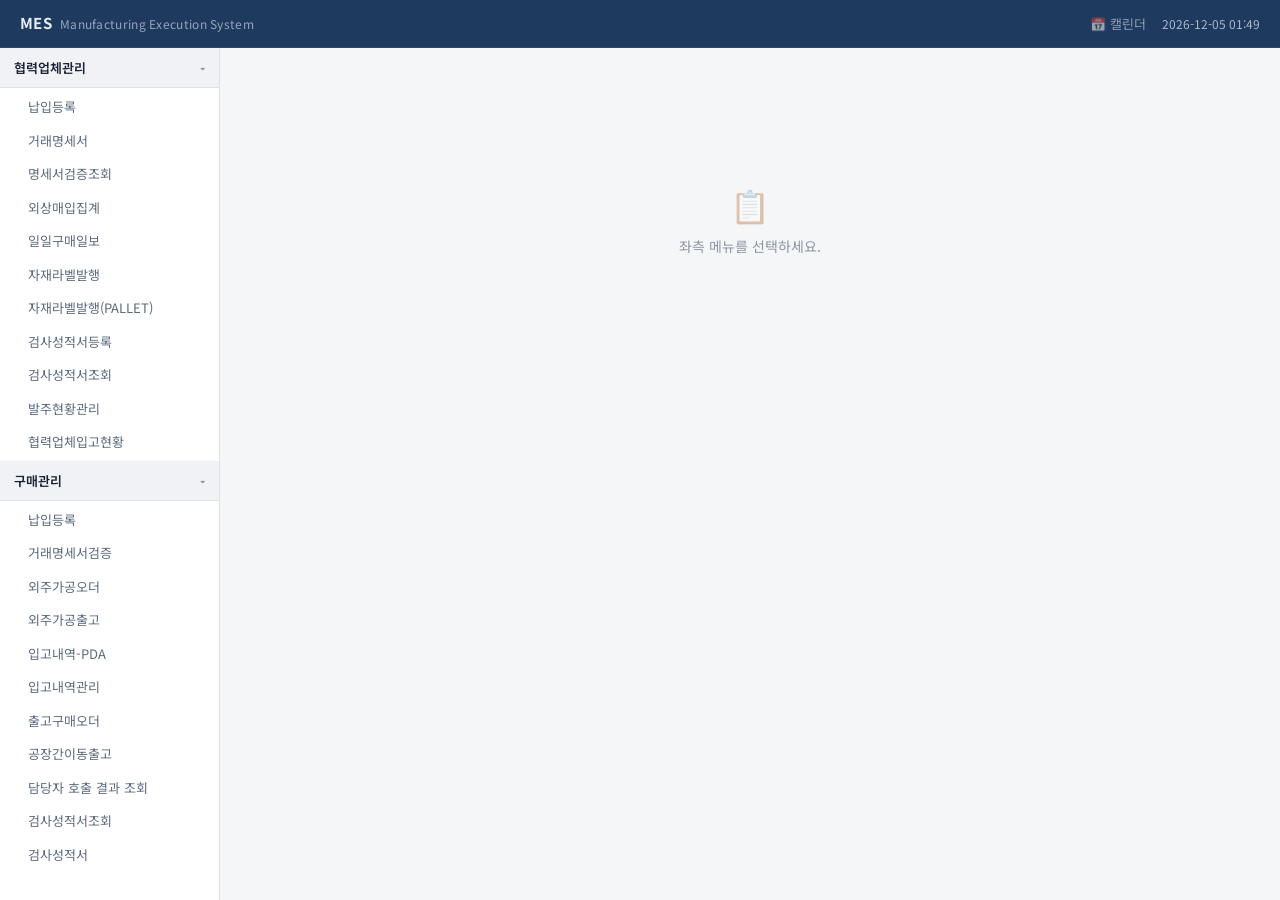
<file: index.html>
<!doctype html>
<html lang="ko">
<head>
  <meta charset="UTF-8" />
  <meta name="viewport" content="width=device-width, initial-scale=1.0" />
  <title>MES 시스템</title>
  <link rel="icon" href="data:image/svg+xml,<svg xmlns=%22http://www.w3.org/2000/svg%22 viewBox=%220 0 100 100%22><text y=%22.9em%22 font-size=%2290%22>🏭</text></svg>" />
  <link rel="manifest" href="manifest.json" />
  <meta name="theme-color" content="#1e3a5f" />
  <meta name="apple-mobile-web-app-capable" content="yes" />
  <meta name="apple-mobile-web-app-status-bar-style" content="black-translucent" />
  <meta name="apple-mobile-web-app-title" content="MES" />
  <link rel="preconnect" href="https://fonts.googleapis.com" />
  <link rel="preconnect" href="https://fonts.gstatic.com" crossorigin />
  <link href="https://fonts.googleapis.com/css2?family=Noto+Sans+KR:wght@400;500;600;700&display=swap" rel="stylesheet" />
  <style>
    :root {
      --c-bg: #f5f6f8;
      --c-surface: #ffffff;
      --c-surface-alt: #eef1f5;
      --c-border: #dde1e7;
      --c-text: #1a2233;
      --c-text-secondary: #5c6a7e;
      --c-text-muted: #8d96a4;
      --c-primary: #2c5282;
      --c-primary-light: #3b6baa;
      --c-primary-dark: #1e3a5f;
      --c-primary-bg: #e8eef6;
      --c-accent: #c0392b;
      --c-success: #27763d;
      --c-success-bg: #e6f4ea;
      --c-sidebar-bg: #ffffff;
      --c-sidebar-group: #f0f2f5;
      --c-topbar: #1e3a5f;
      --c-topbar-text: #e8eef6;
      --c-hover: #f0f4f9;
      --c-active: #dbe5f1;
      --font: 'Noto Sans KR', -apple-system, 'Malgun Gothic', sans-serif;
      --radius: 5px;
      --shadow-sm: 0 1px 3px rgba(30,58,95,0.06);
    }
    @media (prefers-color-scheme: dark) {
      :root:not([data-theme="light"]) {
        --c-bg: #111820; --c-surface: #1a2332; --c-surface-alt: #212d3e;
        --c-border: #2d3a4d; --c-text: #d8dde5; --c-text-secondary: #9aa5b4;
        --c-text-muted: #6b7688; --c-primary: #5b9bd5; --c-primary-light: #7bb3e6;
        --c-primary-dark: #3d7ab8; --c-primary-bg: #1e2d42; --c-accent: #e05a4f;
        --c-success: #4caf6a; --c-success-bg: #1a2e21;
        --c-sidebar-bg: #16202e; --c-sidebar-group: #1c2838; --c-topbar: #0f1924;
        --c-topbar-text: #b0c4de; --c-hover: #1f2d40; --c-active: #253448;
        --shadow-sm: 0 1px 3px rgba(0,0,0,0.2);
      }
    }
    :root[data-theme="dark"] {
      --c-bg: #111820; --c-surface: #1a2332; --c-surface-alt: #212d3e;
      --c-border: #2d3a4d; --c-text: #d8dde5; --c-text-secondary: #9aa5b4;
      --c-text-muted: #6b7688; --c-primary: #5b9bd5; --c-primary-light: #7bb3e6;
      --c-primary-dark: #3d7ab8; --c-primary-bg: #1e2d42; --c-accent: #e05a4f;
      --c-success: #4caf6a; --c-success-bg: #1a2e21;
      --c-sidebar-bg: #16202e; --c-sidebar-group: #1c2838; --c-topbar: #0f1924;
      --c-topbar-text: #b0c4de; --c-hover: #1f2d40; --c-active: #253448;
      --shadow-sm: 0 1px 3px rgba(0,0,0,0.2);
    }
    * { box-sizing: border-box; margin: 0; padding: 0; }
    html, body { height: 100%; }
    body {
      font-family: var(--font); background: var(--c-bg); color: var(--c-text);
      line-height: 1.5; -webkit-font-smoothing: antialiased;
    }
    .shell { display: flex; flex-direction: column; height: 100vh; overflow: hidden; }
    .topbar {
      height: 48px; flex-shrink: 0; background: var(--c-topbar);
      display: flex; align-items: center; padding: 0 20px; gap: 16px;
      border-bottom: 1px solid rgba(255,255,255,0.06);
    }
    .topbar-brand { font-size: 15px; font-weight: 700; color: var(--c-topbar-text); letter-spacing: 0.02em; }
    .topbar-brand span { font-weight: 400; opacity: 0.6; font-size: 12px; margin-left: 8px; }
    .topbar-right { margin-left: auto; font-size: 12px; color: var(--c-topbar-text); opacity: 0.7; }
    .body-wrap { flex: 1; display: flex; min-height: 0; }
    .sidebar {
      width: 220px; flex-shrink: 0; background: var(--c-sidebar-bg);
      border-right: 1px solid var(--c-border); overflow-y: auto;
    }
    .sidebar::-webkit-scrollbar { width: 4px; }
    .sidebar::-webkit-scrollbar-thumb { background: var(--c-border); border-radius: 2px; }
    .menu-group-btn {
      width: 100%; border: none; display: flex; align-items: center; justify-content: space-between;
      padding: 10px 14px; background: var(--c-sidebar-group); border-bottom: 1px solid var(--c-border);
      font-family: var(--font); font-size: 13px; font-weight: 600; color: var(--c-text); cursor: pointer;
    }
    .menu-group-btn:hover { background: var(--c-hover); }
    .menu-group-btn .arrow { font-size: 10px; color: var(--c-text-muted); transition: transform 0.15s; }
    .menu-group.collapsed .arrow { transform: rotate(-90deg); }
    .menu-group.collapsed .menu-items { display: none; }
    .menu-items { list-style: none; padding: 2px 0; }
    .menu-item a {
      display: block; padding: 7px 14px 7px 26px; font-size: 13px;
      color: var(--c-text-secondary); text-decoration: none;
      border-left: 2px solid transparent; transition: background 0.1s;
    }
    .menu-item a:hover { background: var(--c-hover); color: var(--c-text); }
    .menu-item a.active { background: var(--c-active); color: var(--c-primary); font-weight: 600; border-left-color: var(--c-primary); }
    .content { flex: 1; overflow-y: auto; padding: 20px 24px; }
    .page-title {
      font-size: 17px; font-weight: 700; margin-bottom: 16px;
      padding-bottom: 10px; border-bottom: 2px solid var(--c-primary); display: inline-block;
    }
    .placeholder-page {
      display: flex; flex-direction: column; align-items: center; justify-content: center;
      min-height: 300px; color: var(--c-text-muted); font-size: 14px; gap: 8px;
    }
    .placeholder-page .icon { font-size: 32px; opacity: 0.4; }
    .form-panel {
      background: var(--c-surface); border: 1px solid var(--c-border); border-radius: var(--radius);
      padding: 14px 16px; margin-bottom: 16px; box-shadow: var(--shadow-sm);
    }
    .form-panel legend { font-size: 13px; font-weight: 600; color: var(--c-text-secondary); padding: 0 4px; }
    .form-grid { display: grid; grid-template-columns: repeat(auto-fill, minmax(160px, 1fr)); gap: 8px; margin-top: 10px; }
    .form-field { display: flex; flex-direction: column; gap: 3px; }
    .form-field label { font-size: 11px; font-weight: 500; color: var(--c-text-muted); letter-spacing: 0.03em; }
    .form-field input, .form-field select {
      padding: 7px 9px; border: 1px solid var(--c-border); border-radius: var(--radius);
      font-family: var(--font); font-size: 13px; background: var(--c-surface); color: var(--c-text); outline: none;
    }
    .form-field input:focus, .form-field select:focus { border-color: var(--c-primary); }
    .form-actions { display: flex; gap: 6px; margin-top: 12px; }
    .btn {
      padding: 7px 16px; border: 1px solid var(--c-border); border-radius: var(--radius);
      font-family: var(--font); font-size: 12.5px; font-weight: 500; cursor: pointer;
      background: var(--c-surface); color: var(--c-text);
    }
    .btn:hover { background: var(--c-hover); }
    .btn-primary { background: var(--c-primary); color: #fff; border-color: var(--c-primary); }
    .btn-primary:hover { background: var(--c-primary-light); border-color: var(--c-primary-light); }
    .btn-danger { background: var(--c-accent); color: #fff; border-color: var(--c-accent); font-size: 11px; padding: 4px 8px; }
    .btn-danger:hover { opacity: 0.85; }
    .grid-wrap { overflow-x: auto; border: 1px solid var(--c-border); border-radius: var(--radius); box-shadow: var(--shadow-sm); }
    table.grid { width: 100%; border-collapse: collapse; font-size: 12.5px; font-variant-numeric: tabular-nums; background: var(--c-surface); }
    .grid th {
      background: var(--c-surface-alt); font-weight: 600; font-size: 11.5px;
      color: var(--c-text-secondary); text-align: center; padding: 8px 10px;
      border-bottom: 1px solid var(--c-border); white-space: nowrap;
    }
    .grid td { padding: 7px 10px; border-bottom: 1px solid var(--c-border); text-align: center; }
    .grid tbody tr:hover { background: var(--c-hover); }
    .grid tbody tr:last-child td { border-bottom: none; }
    .status-badge { display: inline-block; padding: 2px 8px; border-radius: 10px; font-size: 11px; font-weight: 500; }
    .status-registered { background: var(--c-primary-bg); color: var(--c-primary); }
    .grid-footer { padding: 8px 0; margin-top: 8px; font-size: 12px; color: var(--c-text-muted); }
    .toast {
      position: fixed; bottom: 20px; left: 50%; transform: translateX(-50%);
      background: var(--c-primary-dark); color: #fff; padding: 8px 20px; border-radius: 20px;
      font-size: 13px; font-weight: 500; box-shadow: 0 4px 16px rgba(0,0,0,0.15);
      opacity: 0; transition: opacity 0.25s; pointer-events: none; z-index: 100;
    }
    .toast.show { opacity: 1; }
    @media (max-width: 760px) { .sidebar { width: 180px; } .form-grid { grid-template-columns: 1fr 1fr; } }
    @media (max-width: 540px) { .sidebar { display: none; } .content { padding: 16px; } .form-grid { grid-template-columns: 1fr; } }
  </style>
</head>
<body>
  <div class="shell">
    <header class="topbar">
      <div class="topbar-brand">MES<span>Manufacturing Execution System</span></div>
      <div class="topbar-right"><a href="calendar.html" style="color:var(--c-topbar-text);opacity:0.8;text-decoration:none;margin-right:16px;font-size:13px;">📅 캘린더</a><span id="clock"></span></div>
    </header>
    <div class="body-wrap">
      <nav class="sidebar" id="sidebar"></nav>
      <section class="content" id="content"></section>
    </div>
  </div>
  <div class="toast" id="toast"></div>

  <script>
  (function() {
    "use strict";
    var STORAGE = "mes-data-v1";
    var MENU = [
      { group: "협력업체관리", items: [
        { label: "납입등록", route: "vendor-delivery" },
        { label: "거래명세서", route: "vendor-statement" },
        { label: "명세서검증조회", route: "vendor-statement-verify" },
        { label: "외상매입집계", route: "vendor-ap-summary" },
        { label: "일일구매일보", route: "vendor-daily-report" },
        { label: "자재라벨발행", route: "vendor-label" },
        { label: "자재라벨발행(PALLET)", route: "vendor-label-pallet" },
        { label: "검사성적서등록", route: "vendor-inspection-reg" },
        { label: "검사성적서조회", route: "vendor-inspection-search" },
        { label: "발주현황관리", route: "vendor-po-status" },
        { label: "협력업체입고현황", route: "vendor-inbound-status" },
      ]},
      { group: "구매관리", items: [
        { label: "납입등록", route: "purchase-delivery" },
        { label: "거래명세서검증", route: "purchase-statement-verify" },
        { label: "외주가공오더", route: "purchase-outsourcing-order" },
        { label: "외주가공출고", route: "purchase-outsourcing-out" },
        { label: "입고내역-PDA", route: "purchase-inbound-pda" },
        { label: "입고내역관리", route: "purchase-inbound-manage" },
        { label: "출고구매오더", route: "purchase-outbound-po" },
        { label: "공장간이동출고", route: "purchase-inter-factory" },
        { label: "담당자 호출 결과 조회", route: "purchase-call-result" },
        { label: "검사성적서조회", route: "purchase-inspection-search" },
        { label: "검사성적서", route: "purchase-inspection" },
      ]},
    ];

    function load() { try { return JSON.parse(localStorage.getItem(STORAGE)) || {}; } catch(e) { return {}; } }
    function save(d) { try { localStorage.setItem(STORAGE, JSON.stringify(d)); } catch(e) {} }
    function getData() { var d = load(); if (!d.delivery) d.delivery = []; return d; }

    function toast(msg) {
      var t = document.getElementById("toast");
      t.textContent = msg; t.classList.add("show");
      setTimeout(function() { t.classList.remove("show"); }, 1800);
    }

    (function clock() {
      var el = document.getElementById("clock");
      function tick() {
        var n = new Date();
        el.textContent = n.getFullYear() + "-" +
          String(n.getMonth()+1).padStart(2,"0") + "-" +
          String(n.getDate()).padStart(2,"0") + " " +
          String(n.getHours()).padStart(2,"0") + ":" +
          String(n.getMinutes()).padStart(2,"0");
      }
      tick(); setInterval(tick, 30000);
    })();

    // Sidebar
    var sb = document.getElementById("sidebar");
    sb.innerHTML = MENU.map(function(sec, i) {
      return '<div class="menu-group" data-gi="' + i + '">' +
        '<button type="button" class="menu-group-btn"><span>' + sec.group + '</span><span class="arrow">▾</span></button>' +
        '<ul class="menu-items">' +
        sec.items.map(function(it) {
          return '<li class="menu-item"><a href="#' + it.route + '" data-route="' + it.route + '">' + it.label + '</a></li>';
        }).join("") +
        '</ul></div>';
    }).join("");

    sb.querySelectorAll(".menu-group-btn").forEach(function(btn) {
      btn.addEventListener("click", function() { btn.closest(".menu-group").classList.toggle("collapsed"); });
    });
    sb.addEventListener("click", function(e) {
      var a = e.target.closest("a[data-route]");
      if (!a) return;
      sb.querySelectorAll("a.active").forEach(function(el) { el.classList.remove("active"); });
      a.classList.add("active");
    });

    // Router
    var pages = { "vendor-delivery": renderDelivery, "purchase-delivery": renderDelivery };

    function route() {
      var r = location.hash.replace(/^#/, "") || "";
      var content = document.getElementById("content");
      var fn = pages[r];
      if (fn) { fn(content, r); }
      else if (r) {
        var label = findLabel(r);
        content.innerHTML = '<div class="placeholder-page"><div class="icon">🔧</div><div>' + (label || r) + '</div><div style="font-size:12px">준비 중인 화면입니다.</div></div>';
      } else {
        content.innerHTML = '<div class="placeholder-page"><div class="icon">📋</div><div>좌측 메뉴를 선택하세요.</div></div>';
      }
      sb.querySelectorAll("a.active").forEach(function(el) { el.classList.remove("active"); });
      var active = sb.querySelector('a[data-route="' + r + '"]');
      if (active) active.classList.add("active");
    }

    function findLabel(route) {
      for (var i = 0; i < MENU.length; i++)
        for (var j = 0; j < MENU[i].items.length; j++)
          if (MENU[i].items[j].route === route) return MENU[i].items[j].label;
      return null;
    }

    function esc(s) { var d = document.createElement("div"); d.textContent = s == null ? "" : s; return d.innerHTML; }

    function renderDelivery(root, currentRoute) {
      var isVendor = currentRoute.indexOf("vendor") === 0;
      var title = isVendor ? "협력업체관리 — 납입등록" : "구매관리 — 납입등록";
      var today = new Date().toISOString().slice(0,10);

      root.innerHTML =
        '<div class="page-title">' + title + '</div>' +
        '<fieldset class="form-panel"><legend>납입 정보 입력</legend>' +
        '<form id="dlvForm" autocomplete="off"><div class="form-grid">' +
        '<div class="form-field"><label>업체코드</label><input name="vendor_code" placeholder="V001" required></div>' +
        '<div class="form-field"><label>업체명</label><input name="vendor_name" placeholder="(주)한국부품" required></div>' +
        '<div class="form-field"><label>품번</label><input name="item_code" placeholder="P-10042" required></div>' +
        '<div class="form-field"><label>품명</label><input name="item_name" placeholder="브래킷 ASSY" required></div>' +
        '<div class="form-field"><label>수량</label><input name="qty" type="number" min="1" placeholder="100" required></div>' +
        '<div class="form-field"><label>단위</label><select name="unit"><option value="EA">EA</option><option value="KG">KG</option><option value="M">M</option><option value="SET">SET</option></select></div>' +
        '<div class="form-field"><label>납입일</label><input name="delivery_date" type="date" value="' + today + '" required></div>' +
        '</div><div class="form-actions"><button type="submit" class="btn btn-primary">등록</button><button type="reset" class="btn">초기화</button></div></form></fieldset>' +
        '<div class="grid-wrap"><table class="grid"><thead><tr>' +
        '<th>No</th><th>업체코드</th><th>업체명</th><th>품번</th><th>품명</th>' +
        '<th>수량</th><th>단위</th><th>납입일</th><th>상태</th><th></th>' +
        '</tr></thead><tbody id="dlvBody"></tbody></table></div>' +
        '<div class="grid-footer"><span id="dlvCount"></span></div>';

      var form = root.querySelector("#dlvForm");
      var tbody = root.querySelector("#dlvBody");

      function refresh() {
        var d = getData();
        var rows = d.delivery.filter(function(r) { return r.type === currentRoute; });
        if (rows.length === 0) {
          tbody.innerHTML = '<tr><td colspan="10" style="padding:24px;color:var(--c-text-muted)">등록된 내역이 없습니다.</td></tr>';
        } else {
          tbody.innerHTML = rows.map(function(r, i) {
            return '<tr><td>' + (i+1) + '</td><td>' + esc(r.vendor_code) + '</td><td>' + esc(r.vendor_name) +
              '</td><td>' + esc(r.item_code) + '</td><td>' + esc(r.item_name) + '</td><td>' +
              Number(r.qty).toLocaleString() + '</td><td>' + esc(r.unit) + '</td><td>' + esc(r.delivery_date) +
              '</td><td><span class="status-badge status-registered">등록</span></td>' +
              '<td><button class="btn btn-danger" data-id="' + r.id + '">삭제</button></td></tr>';
          }).join("");
        }
        root.querySelector("#dlvCount").textContent = "총 " + rows.length + "건";
      }

      form.addEventListener("submit", function(e) {
        e.preventDefault();
        var fd = Object.fromEntries(new FormData(form));
        fd.qty = Number(fd.qty);
        fd.id = Date.now().toString(36) + Math.random().toString(36).slice(2,6);
        fd.type = currentRoute;
        var d = getData();
        d.delivery.unshift(fd);
        save(d);
        form.reset();
        form.querySelector('[name="delivery_date"]').value = today;
        toast("등록되었습니다.");
        refresh();
      });

      tbody.addEventListener("click", function(e) {
        var btn = e.target.closest(".btn-danger");
        if (!btn) return;
        if (!confirm("삭제하시겠습니까?")) return;
        var d = getData();
        d.delivery = d.delivery.filter(function(r) { return r.id !== btn.dataset.id; });
        save(d);
        toast("삭제되었습니다.");
        refresh();
      });

      refresh();
    }

    window.addEventListener("hashchange", route);
    route();

    if ("serviceWorker" in navigator) {
      navigator.serviceWorker.register("sw.js").catch(function() {});
    }
  })();
  </script>
</body>
</html>
</file>
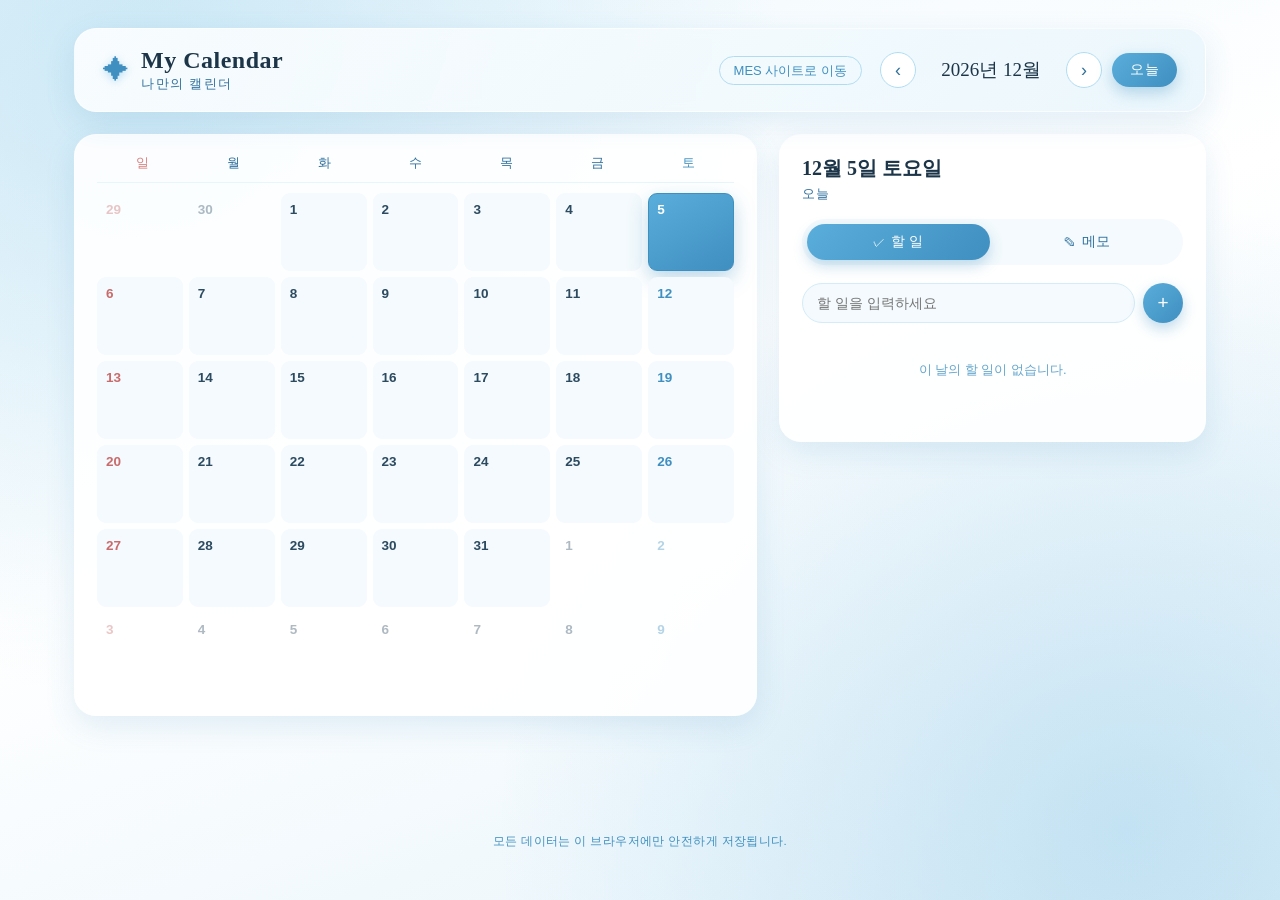
<file: calendar.html>
<!doctype html>
<html lang="ko">
<head>
  <meta charset="UTF-8" />
  <meta name="viewport" content="width=device-width, initial-scale=1.0" />
  <title>My Calendar — 나만의 캘린더</title>
  <link rel="icon" href="data:image/svg+xml,<svg xmlns=%22http://www.w3.org/2000/svg%22 viewBox=%220 0 100 100%22><text y=%22.9em%22 font-size=%2290%22>📘</text></svg>" />
  <link rel="manifest" href="manifest-calendar.json" />
  <meta name="theme-color" content="#3f8fc0" />
  <meta name="apple-mobile-web-app-capable" content="yes" />
  <meta name="apple-mobile-web-app-status-bar-style" content="default" />
  <meta name="apple-mobile-web-app-title" content="캘린더" />
  <style>
:root {
  --sky-50: #f4fafd;
  --sky-100: #e7f5fc;
  --sky-200: #d3ecf8;
  --sky-300: #b0dcf2;
  --sky-400: #86c8e8;
  --sky-500: #5aaedb;
  --sky-600: #3f8fc0;
  --sky-700: #2f6f9c;
  --navy-900: #1c3548;
  --navy-700: #2c4a60;
  --white: #ffffff;
  --gold: #c9a86a;
  --shadow-soft: 0 10px 30px rgba(63, 143, 192, 0.14);
  --shadow-card: 0 4px 18px rgba(63, 143, 192, 0.1);
  --radius-lg: 22px;
  --radius-md: 14px;
  --radius-sm: 9px;
  --font-serif: "Nanum Myeongjo", "Noto Serif KR", Georgia, "Times New Roman", serif;
  --font-sans: -apple-system, BlinkMacSystemFont, "Apple SD Gothic Neo", "Pretendard", "Malgun Gothic", "Segoe UI", sans-serif;
}
* { box-sizing: border-box; }
html, body { height: 100%; }
body {
  margin: 0;
  font-family: var(--font-sans);
  color: var(--navy-900);
  background:
    radial-gradient(circle at 12% 8%, rgba(134, 200, 232, 0.35), transparent 45%),
    radial-gradient(circle at 88% 92%, rgba(90, 174, 219, 0.28), transparent 45%),
    linear-gradient(160deg, #eef8fd 0%, #ffffff 45%, #e7f4fb 100%);
  min-height: 100vh;
}
.app {
  max-width: 1180px;
  margin: 0 auto;
  padding: 28px 24px 40px;
  display: flex;
  flex-direction: column;
  min-height: 100vh;
}
.app-header {
  display: flex;
  align-items: center;
  justify-content: space-between;
  flex-wrap: wrap;
  gap: 18px;
  padding: 18px 28px;
  background: linear-gradient(135deg, rgba(255,255,255,0.85), rgba(231,245,252,0.85));
  border: 1px solid rgba(255, 255, 255, 0.6);
  border-radius: var(--radius-lg);
  box-shadow: var(--shadow-soft);
  backdrop-filter: blur(6px);
  margin-bottom: 22px;
}
.brand { display: flex; align-items: center; gap: 12px; }
.brand-icon { font-size: 26px; color: var(--sky-600); text-shadow: 0 2px 8px rgba(90, 174, 219, 0.4); }
.brand-text h1 { margin: 0; font-family: var(--font-serif); font-size: 24px; letter-spacing: 0.5px; color: var(--navy-900); }
.brand-text p { margin: 2px 0 0; font-size: 12.5px; color: var(--sky-700); letter-spacing: 1.5px; }
.brand-links { margin-left: auto; }
.brand-links a { font-size: 13px; color: var(--sky-600); text-decoration: none; padding: 6px 14px; border: 1px solid var(--sky-300); border-radius: 999px; transition: all 0.15s; }
.brand-links a:hover { background: var(--sky-500); color: var(--white); }
.date-nav { display: flex; align-items: center; gap: 10px; }
.current-month { font-family: var(--font-serif); font-size: 19px; min-width: 130px; text-align: center; color: var(--navy-900); }
.nav-btn { width: 36px; height: 36px; border-radius: 50%; border: 1px solid var(--sky-300); background: var(--white); color: var(--sky-700); font-size: 18px; cursor: pointer; display: flex; align-items: center; justify-content: center; transition: all 0.18s ease; }
.nav-btn:hover { background: var(--sky-500); color: var(--white); transform: translateY(-1px); box-shadow: 0 6px 14px rgba(90, 174, 219, 0.35); }
.today-btn { padding: 8px 18px; border-radius: 999px; border: none; background: linear-gradient(135deg, var(--sky-500), var(--sky-600)); color: var(--white); font-size: 13.5px; letter-spacing: 0.5px; cursor: pointer; box-shadow: 0 6px 16px rgba(63, 143, 192, 0.35); transition: transform 0.18s ease; }
.today-btn:hover { transform: translateY(-1px); }
.app-main { display: grid; grid-template-columns: 1.6fr 1fr; gap: 22px; align-items: start; flex: 1; }
.calendar-panel, .side-panel { background: rgba(255, 255, 255, 0.9); border: 1px solid rgba(255, 255, 255, 0.7); border-radius: var(--radius-lg); box-shadow: var(--shadow-soft); padding: 20px 22px 24px; }
.weekdays { display: grid; grid-template-columns: repeat(7, 1fr); text-align: center; font-size: 12.5px; letter-spacing: 1px; color: var(--sky-700); padding-bottom: 10px; border-bottom: 1px solid var(--sky-100); margin-bottom: 10px; }
.weekdays .sun { color: #d98080; }
.weekdays .sat { color: var(--sky-600); }
.calendar-grid { display: grid; grid-template-columns: repeat(7, 1fr); gap: 6px; }
.day-cell { position: relative; min-height: 78px; padding: 8px 8px 6px; border-radius: var(--radius-sm); background: var(--sky-50); border: 1px solid transparent; cursor: pointer; display: flex; flex-direction: column; justify-content: space-between; transition: all 0.15s ease; }
.day-cell:hover { background: var(--sky-100); border-color: var(--sky-300); }
.day-cell.other-month { background: transparent; opacity: 0.38; }
.day-cell .day-num { font-size: 13.5px; font-weight: 600; color: var(--navy-700); }
.day-cell.sunday .day-num { color: #c96b6b; }
.day-cell.saturday .day-num { color: var(--sky-600); }
.day-cell.is-today { background: linear-gradient(150deg, var(--sky-200), var(--sky-100)); border-color: var(--sky-400); }
.day-cell.is-today .day-num { color: var(--sky-700); }
.day-cell.is-selected { background: linear-gradient(150deg, var(--sky-500), var(--sky-600)); border-color: var(--sky-600); box-shadow: 0 8px 20px rgba(63, 143, 192, 0.35); }
.day-cell.is-selected .day-num { color: var(--white); }
.day-markers { display: flex; gap: 4px; flex-wrap: wrap; }
.marker { width: 6px; height: 6px; border-radius: 50%; }
.marker.todo { background: var(--sky-600); }
.marker.memo { background: var(--gold); }
.day-cell.is-selected .marker.todo { background: var(--white); }
.day-cell.is-selected .marker.memo { background: #f4e4c1; }
.day-cell .todo-count { font-size: 10.5px; color: var(--sky-700); background: var(--white); border-radius: 999px; padding: 1px 6px; align-self: flex-end; }
.day-cell.is-selected .todo-count { background: rgba(255,255,255,0.25); color: var(--white); }
.selected-date-header h2 { font-family: var(--font-serif); margin: 0; font-size: 20px; color: var(--navy-900); }
.selected-date-header p { margin: 4px 0 16px; font-size: 12.5px; color: var(--sky-700); letter-spacing: 0.5px; }
.tab-switch { display: flex; gap: 6px; background: var(--sky-50); padding: 5px; border-radius: 999px; margin-bottom: 18px; }
.tab-btn { flex: 1; border: none; background: transparent; padding: 9px 10px; border-radius: 999px; font-size: 13.5px; color: var(--sky-700); cursor: pointer; display: flex; align-items: center; justify-content: center; gap: 6px; transition: all 0.18s ease; }
.tab-btn.active { background: linear-gradient(135deg, var(--sky-500), var(--sky-600)); color: var(--white); box-shadow: 0 6px 14px rgba(63, 143, 192, 0.3); }
.tab-icon { font-size: 12px; }
.tab-content.hidden { display: none; }
.todo-form { display: flex; gap: 8px; margin-bottom: 14px; }
.todo-form input { flex: 1; padding: 10px 14px; border-radius: 999px; border: 1px solid var(--sky-200); background: var(--sky-50); font-size: 14px; outline: none; transition: border-color 0.15s ease; }
.todo-form input:focus { border-color: var(--sky-500); background: var(--white); }
.add-btn { width: 40px; height: 40px; border-radius: 50%; border: none; background: linear-gradient(135deg, var(--sky-500), var(--sky-600)); color: var(--white); font-size: 19px; cursor: pointer; flex-shrink: 0; box-shadow: 0 6px 14px rgba(63, 143, 192, 0.32); transition: transform 0.15s ease; }
.add-btn:hover { transform: translateY(-1px) scale(1.04); }
.todo-list { list-style: none; margin: 0; padding: 0; display: flex; flex-direction: column; gap: 8px; max-height: 340px; overflow-y: auto; }
.todo-item { display: flex; align-items: center; gap: 10px; padding: 10px 12px; background: var(--sky-50); border-radius: var(--radius-sm); border: 1px solid transparent; transition: all 0.15s ease; }
.todo-item:hover { border-color: var(--sky-200); }
.todo-check { width: 20px; height: 20px; border-radius: 50%; border: 2px solid var(--sky-400); cursor: pointer; flex-shrink: 0; display: flex; align-items: center; justify-content: center; background: var(--white); color: var(--white); font-size: 11px; transition: all 0.15s ease; }
.todo-item.done .todo-check { background: var(--sky-500); border-color: var(--sky-500); }
.todo-text { flex: 1; font-size: 14px; color: var(--navy-900); word-break: break-word; }
.todo-item.done .todo-text { text-decoration: line-through; color: #9db4c2; }
.todo-delete { border: none; background: transparent; color: #c9a1a1; font-size: 16px; cursor: pointer; opacity: 0; transition: opacity 0.15s ease; padding: 2px 4px; }
.todo-item:hover .todo-delete { opacity: 1; }
.empty-hint { text-align: center; color: var(--sky-600); font-size: 13px; padding: 24px 0; margin: 0; opacity: 0.8; }
.todo-progress { margin-top: 14px; font-size: 12px; color: var(--sky-700); text-align: right; }
.memo-text { width: 100%; min-height: 320px; resize: vertical; border: 1px solid var(--sky-200); background: var(--sky-50); border-radius: var(--radius-md); padding: 14px 16px; font-size: 14px; line-height: 1.6; font-family: var(--font-sans); color: var(--navy-900); outline: none; transition: border-color 0.15s ease; }
.memo-text:focus { border-color: var(--sky-500); background: var(--white); }
.memo-footer { display: flex; justify-content: space-between; align-items: center; margin-top: 8px; font-size: 11.5px; color: var(--sky-600); }
.save-indicator { opacity: 0; transition: opacity 0.3s ease; }
.save-indicator.show { opacity: 1; }
.app-footer { text-align: center; margin-top: 24px; font-size: 11.5px; color: var(--sky-600); letter-spacing: 0.4px; }
.todo-list::-webkit-scrollbar { width: 6px; }
.todo-list::-webkit-scrollbar-thumb { background: var(--sky-300); border-radius: 999px; }
@media (max-width: 860px) {
  .app-main { grid-template-columns: 1fr; }
  .app-header { flex-direction: column; align-items: flex-start; }
  .date-nav { width: 100%; justify-content: space-between; }
}
@media (max-width: 480px) {
  .app { padding: 16px 12px 28px; }
  .day-cell { min-height: 58px; padding: 6px; }
  .current-month { font-size: 16px; min-width: unset; }
}
  </style>
</head>
<body>
  <div class="app">
    <header class="app-header">
      <div class="brand">
        <span class="brand-icon">✦</span>
        <div class="brand-text">
          <h1>My Calendar</h1>
          <p>나만의 캘린더</p>
        </div>
      </div>

      <div class="brand-links">
        <a href="index.html">MES 사이트로 이동</a>
      </div>

      <div class="date-nav">
        <button id="prevMonth" class="nav-btn" aria-label="이전 달">‹</button>
        <div class="current-month" id="currentMonth"></div>
        <button id="nextMonth" class="nav-btn" aria-label="다음 달">›</button>
        <button id="todayBtn" class="today-btn">오늘</button>
      </div>
    </header>

    <main class="app-main">
      <section class="calendar-panel">
        <div class="weekdays">
          <span class="sun">일</span><span>월</span><span>화</span><span>수</span><span>목</span><span>금</span><span class="sat">토</span>
        </div>
        <div class="calendar-grid" id="calendarGrid"></div>
      </section>

      <aside class="side-panel">
        <div class="selected-date-header">
          <h2 id="selectedDateLabel"></h2>
          <p id="selectedDateSub"></p>
        </div>

        <div class="tab-switch" role="tablist">
          <button class="tab-btn active" data-tab="todo" role="tab">
            <span class="tab-icon">✓</span> 할 일
          </button>
          <button class="tab-btn" data-tab="memo" role="tab">
            <span class="tab-icon">✎</span> 메모
          </button>
        </div>

        <div class="tab-content" id="todoTab">
          <form id="todoForm" class="todo-form" autocomplete="off">
            <input type="text" id="todoInput" placeholder="할 일을 입력하세요" maxlength="200" />
            <button type="submit" class="add-btn" aria-label="추가">+</button>
          </form>
          <ul class="todo-list" id="todoList"></ul>
          <p class="empty-hint" id="todoEmptyHint">이 날의 할 일이 없습니다.</p>
          <div class="todo-progress" id="todoProgress"></div>
        </div>

        <div class="tab-content hidden" id="memoTab">
          <textarea id="memoText" class="memo-text" placeholder="이 날의 메모를 자유롭게 남겨보세요..."></textarea>
          <div class="memo-footer">
            <span class="save-indicator" id="saveIndicator">저장됨</span>
            <span class="char-count" id="charCount">0자</span>
          </div>
        </div>
      </aside>
    </main>

    <footer class="app-footer">
      <p>모든 데이터는 이 브라우저에만 안전하게 저장됩니다.</p>
    </footer>
  </div>

  <script>
(function () {
  "use strict";

  const STORAGE_KEY = "my-calendar-data-v1";
  const WEEKDAY_NAMES = ["일", "월", "화", "수", "목", "금", "토"];

  const state = {
    viewYear: new Date().getFullYear(),
    viewMonth: new Date().getMonth(),
    selectedKey: formatKey(new Date()),
    data: loadData(),
    activeTab: "todo",
  };

  const el = {
    currentMonth: document.getElementById("currentMonth"),
    calendarGrid: document.getElementById("calendarGrid"),
    prevMonth: document.getElementById("prevMonth"),
    nextMonth: document.getElementById("nextMonth"),
    todayBtn: document.getElementById("todayBtn"),
    selectedDateLabel: document.getElementById("selectedDateLabel"),
    selectedDateSub: document.getElementById("selectedDateSub"),
    tabBtns: document.querySelectorAll(".tab-btn"),
    todoTab: document.getElementById("todoTab"),
    memoTab: document.getElementById("memoTab"),
    todoForm: document.getElementById("todoForm"),
    todoInput: document.getElementById("todoInput"),
    todoList: document.getElementById("todoList"),
    todoEmptyHint: document.getElementById("todoEmptyHint"),
    todoProgress: document.getElementById("todoProgress"),
    memoText: document.getElementById("memoText"),
    saveIndicator: document.getElementById("saveIndicator"),
    charCount: document.getElementById("charCount"),
  };

  function loadData() {
    try {
      const raw = localStorage.getItem(STORAGE_KEY);
      return raw ? JSON.parse(raw) : {};
    } catch (e) {
      return {};
    }
  }

  function saveData() {
    localStorage.setItem(STORAGE_KEY, JSON.stringify(state.data));
  }

  function formatKey(date) {
    const y = date.getFullYear();
    const m = String(date.getMonth() + 1).padStart(2, "0");
    const d = String(date.getDate()).padStart(2, "0");
    return `${y}-${m}-${d}`;
  }

  function getDayEntry(key) {
    return state.data[key] || { todos: [], memo: "" };
  }

  function ensureDayEntry(key) {
    if (!state.data[key]) {
      state.data[key] = { todos: [], memo: "" };
    }
    return state.data[key];
  }

  function pruneIfEmpty(key) {
    const entry = state.data[key];
    if (entry && entry.todos.length === 0 && !entry.memo.trim()) {
      delete state.data[key];
    }
  }

  function renderCalendar() {
    const { viewYear, viewMonth } = state;
    el.currentMonth.textContent = `${viewYear}년 ${viewMonth + 1}월`;
    const firstOfMonth = new Date(viewYear, viewMonth, 1);
    const startOffset = firstOfMonth.getDay();
    const gridStart = new Date(viewYear, viewMonth, 1 - startOffset);
    const todayKey = formatKey(new Date());
    el.calendarGrid.innerHTML = "";
    for (let i = 0; i < 42; i++) {
      const cellDate = new Date(gridStart);
      cellDate.setDate(gridStart.getDate() + i);
      const key = formatKey(cellDate);
      const isOtherMonth = cellDate.getMonth() !== viewMonth;
      const dow = cellDate.getDay();
      const cell = document.createElement("div");
      cell.className = "day-cell";
      if (isOtherMonth) cell.classList.add("other-month");
      if (dow === 0) cell.classList.add("sunday");
      if (dow === 6) cell.classList.add("saturday");
      if (key === todayKey) cell.classList.add("is-today");
      if (key === state.selectedKey) cell.classList.add("is-selected");
      cell.dataset.key = key;
      const dayNum = document.createElement("div");
      dayNum.className = "day-num";
      dayNum.textContent = cellDate.getDate();
      cell.appendChild(dayNum);
      const entry = state.data[key];
      const markerWrap = document.createElement("div");
      markerWrap.className = "day-markers";
      if (entry) {
        const pending = entry.todos.filter((t) => !t.done).length;
        if (entry.todos.length > 0) {
          const m = document.createElement("span");
          m.className = "marker todo";
          markerWrap.appendChild(m);
        }
        if (entry.memo && entry.memo.trim()) {
          const m = document.createElement("span");
          m.className = "marker memo";
          markerWrap.appendChild(m);
        }
        if (pending > 0) {
          const countBadge = document.createElement("span");
          countBadge.className = "todo-count";
          countBadge.textContent = pending;
          cell.appendChild(countBadge);
        }
      }
      cell.appendChild(markerWrap);
      cell.addEventListener("click", () => selectDate(key));
      el.calendarGrid.appendChild(cell);
    }
  }

  function selectDate(key) {
    state.selectedKey = key;
    const [y, m] = key.split("-").map(Number);
    if (y !== state.viewYear || m - 1 !== state.viewMonth) {
      state.viewYear = y;
      state.viewMonth = m - 1;
    }
    renderCalendar();
    renderSidePanel();
  }

  function renderSidePanel() {
    const key = state.selectedKey;
    const [y, m, d] = key.split("-").map(Number);
    const dateObj = new Date(y, m - 1, d);
    el.selectedDateLabel.textContent = `${m}월 ${d}일 ${WEEKDAY_NAMES[dateObj.getDay()]}요일`;
    const todayKey = formatKey(new Date());
    el.selectedDateSub.textContent = key === todayKey ? "오늘" : "";
    renderTodos();
    renderMemo();
  }

  function renderTodos() {
    const entry = getDayEntry(state.selectedKey);
    el.todoList.innerHTML = "";
    if (entry.todos.length === 0) {
      el.todoEmptyHint.style.display = "block";
      el.todoProgress.textContent = "";
      return;
    }
    el.todoEmptyHint.style.display = "none";
    entry.todos.forEach((todo) => {
      const li = document.createElement("li");
      li.className = "todo-item" + (todo.done ? " done" : "");
      const check = document.createElement("button");
      check.type = "button";
      check.className = "todo-check";
      check.setAttribute("aria-label", "완료 토글");
      check.textContent = todo.done ? "✓" : "";
      check.addEventListener("click", () => toggleTodo(todo.id));
      const text = document.createElement("span");
      text.className = "todo-text";
      text.textContent = todo.text;
      const del = document.createElement("button");
      del.type = "button";
      del.className = "todo-delete";
      del.setAttribute("aria-label", "삭제");
      del.textContent = "✕";
      del.addEventListener("click", () => deleteTodo(todo.id));
      li.appendChild(check);
      li.appendChild(text);
      li.appendChild(del);
      el.todoList.appendChild(li);
    });
    const done = entry.todos.filter((t) => t.done).length;
    el.todoProgress.textContent = `${done} / ${entry.todos.length} 완료`;
  }

  function renderMemo() {
    const entry = getDayEntry(state.selectedKey);
    el.memoText.value = entry.memo || "";
    el.charCount.textContent = `${(entry.memo || "").length}자`;
    el.saveIndicator.classList.remove("show");
  }

  function toggleTodo(id) {
    const entry = ensureDayEntry(state.selectedKey);
    const todo = entry.todos.find((t) => t.id === id);
    if (todo) todo.done = !todo.done;
    saveData();
    renderTodos();
    renderCalendar();
  }

  function deleteTodo(id) {
    const entry = ensureDayEntry(state.selectedKey);
    entry.todos = entry.todos.filter((t) => t.id !== id);
    pruneIfEmpty(state.selectedKey);
    saveData();
    renderTodos();
    renderCalendar();
  }

  function addTodo(text) {
    const trimmed = text.trim();
    if (!trimmed) return;
    const entry = ensureDayEntry(state.selectedKey);
    entry.todos.push({ id: `${Date.now().toString(36)}-${Math.random().toString(36).slice(2, 8)}`, text: trimmed, done: false });
    saveData();
    renderTodos();
    renderCalendar();
  }

  let memoSaveTimer = null;
  function handleMemoInput() {
    const value = el.memoText.value;
    el.charCount.textContent = `${value.length}자`;
    const entry = ensureDayEntry(state.selectedKey);
    entry.memo = value;
    clearTimeout(memoSaveTimer);
    memoSaveTimer = setTimeout(() => {
      pruneIfEmpty(state.selectedKey);
      saveData();
      renderCalendar();
      el.saveIndicator.classList.add("show");
      setTimeout(() => el.saveIndicator.classList.remove("show"), 1200);
    }, 400);
  }

  function switchTab(tab) {
    state.activeTab = tab;
    el.tabBtns.forEach((btn) => btn.classList.toggle("active", btn.dataset.tab === tab));
    el.todoTab.classList.toggle("hidden", tab !== "todo");
    el.memoTab.classList.toggle("hidden", tab !== "memo");
  }

  function changeMonth(delta) {
    let newMonth = state.viewMonth + delta;
    let newYear = state.viewYear;
    if (newMonth < 0) { newMonth = 11; newYear -= 1; }
    else if (newMonth > 11) { newMonth = 0; newYear += 1; }
    state.viewYear = newYear;
    state.viewMonth = newMonth;
    renderCalendar();
  }

  function goToday() {
    const today = new Date();
    state.viewYear = today.getFullYear();
    state.viewMonth = today.getMonth();
    selectDate(formatKey(today));
  }

  el.prevMonth.addEventListener("click", () => changeMonth(-1));
  el.nextMonth.addEventListener("click", () => changeMonth(1));
  el.todayBtn.addEventListener("click", goToday);
  el.tabBtns.forEach((btn) => btn.addEventListener("click", () => switchTab(btn.dataset.tab)));
  el.todoForm.addEventListener("submit", (e) => { e.preventDefault(); addTodo(el.todoInput.value); el.todoInput.value = ""; el.todoInput.focus(); });
  el.memoText.addEventListener("input", handleMemoInput);

  renderCalendar();
  renderSidePanel();

  if ("serviceWorker" in navigator) {
    navigator.serviceWorker.register("sw.js").catch(function() {});
  }
})();
  </script>
</body>
</html>
</file>
